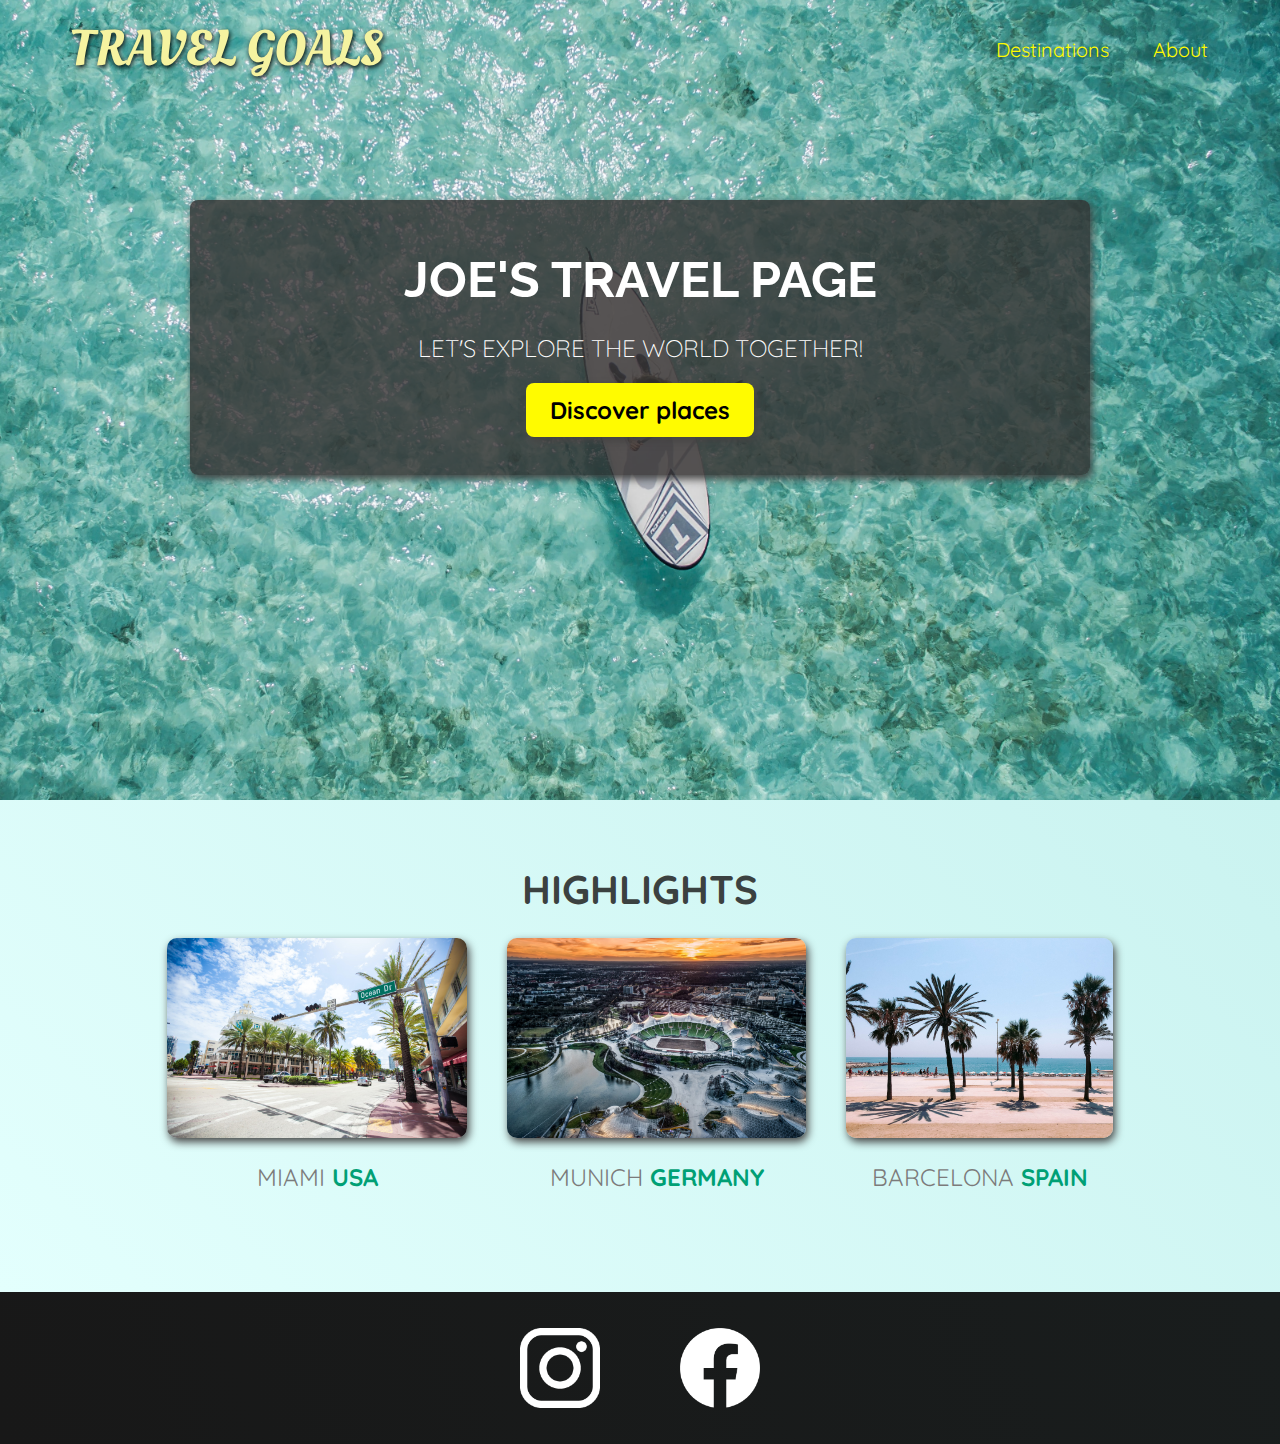
<file: index.html>
<!DOCTYPE html>
<html lang="en">
  <head>
    <meta charset="UTF-8" />
    <link
      href="https://fonts.googleapis.com/css2?family=Raleway:wght@700&family=Oleo+Script:wght@700&family=Quicksand:wght@300;500;700&display=swap"
      rel="stylesheet"
    />
    <link rel="stylesheet" href="./styles/index.css" />
    <link rel="stylesheet" href="./styles/shared.css" />
    <title>Travel Goals</title>
  </head>
  <body>
    <header>
      <div id="page-logo">
        <a href="./index.html">Travel Goals</a>
      </div>
      <nav>
        <ul>
          <li><a href="./destinations.html">Destinations</a></li>
          <li><a href="./about.html">About</a></li>
        </ul>
      </nav>
    </header>
    <main>
      <section id="hero">
        <div id="hero-content">
          <h1>Joe's Travel Page</h1>
          <p>Let's explore the world together!</p>
          <a href="./destinations.html">Discover places</a>
        </div>
      </section>
      <section id="highlights">
        <h2>highlights</h2>
        <ul id="destinations">
          <li class="destination">
            <img src="./images/cities/miami.jpg" alt="Miami image" />
            <p>Miami <strong>USA</strong></p>
          </li>
          <li class="destination">
            <img src="./images/cities/munich.jpg" alt="Munich image" />
            <p>Munich <strong>Germany</strong></p>
          </li>
          <li class="destination">
            <img src="./images/cities/barcelona.jpg" alt="Barcelona image" />
            <p>barcelona <strong>Spain</strong></p>
          </li>
        </ul>
      </section>
    </main>
    <footer>
      <ul>
        <li>
          <a href="https://www.instagram.com/" target="_blank">
            <img src="./images/icons/insta.png" alt="instagram icon"
          /></a>
        </li>
        <li>
          <a href="https://www.facebook.com/" target="_blank">
            <img src="./images/icons/facebook.png" alt="facebook Icon"
          /></a>
        </li>
      </ul>
    </footer>
  </body>
</html>
</file>
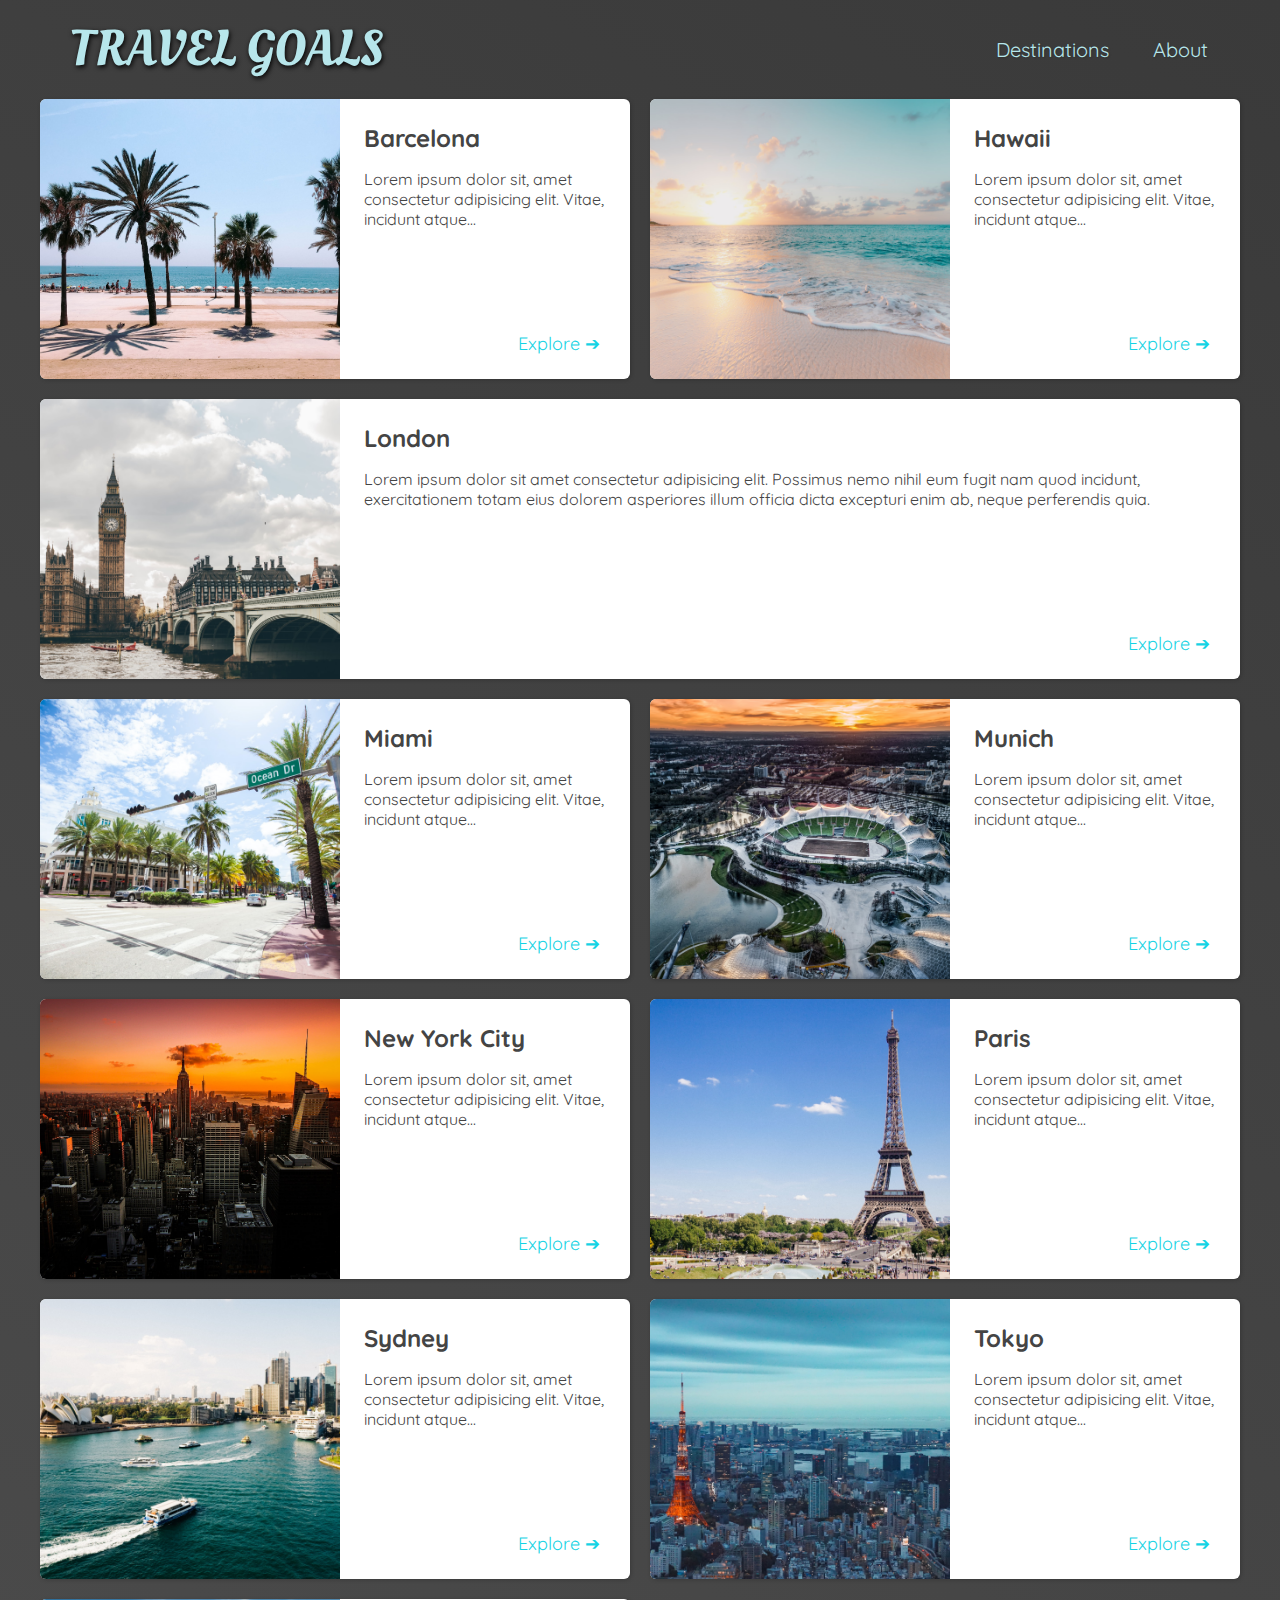
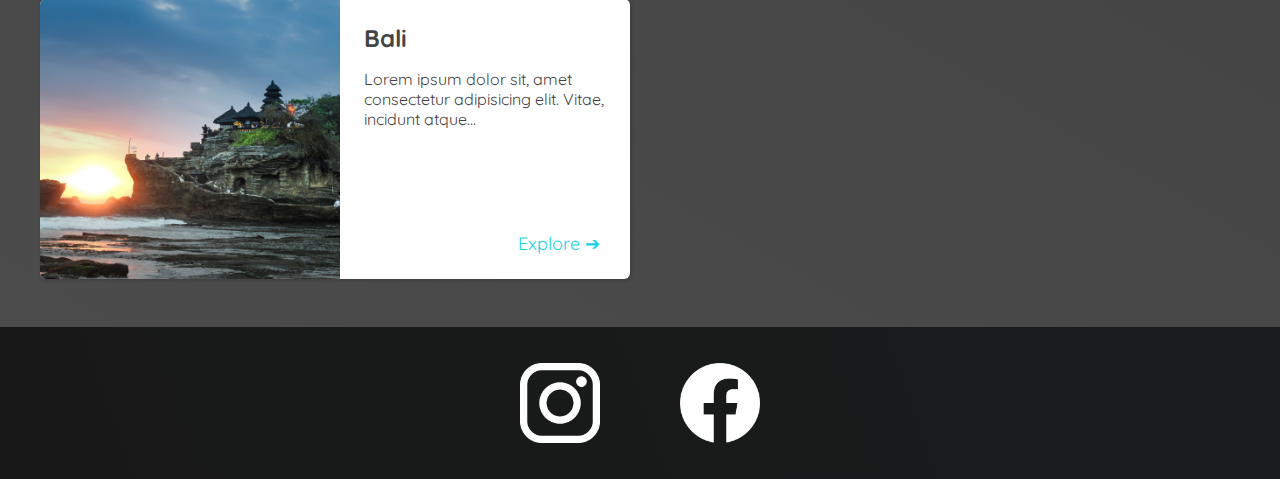
<file: destinations.html>
<!DOCTYPE html>
<html lang="en">
  <head>
    <meta charset="UTF-8" />
    <link
      href="https://fonts.googleapis.com/css2?family=Raleway:wght@700&family=Oleo+Script:wght@700&family=Quicksand:wght@300;500;700&display=swap"
      rel="stylesheet"
    />
    <link rel="stylesheet" href="./styles/shared.css" />
    <link rel="stylesheet" href="./styles/destinations.css" />
    <title>Travel Goals</title>
  </head>
  <body>
    <header>
      <div id="page-logo">
        <a href="./index.html">Travel Goals</a>
      </div>
      <nav>
        <ul>
          <li><a href="./destinations.html">Destinations</a></li>
          <li><a href="./about.html">About</a></li>
        </ul>
      </nav>
    </header>
    <main>
      <ul>
        <li>
          <img
            src="./images/cities-page-2/barcelona.jpg"
            alt="barcelona image"
          />
          <div class="item-content">
            <div>
              <h2>Barcelona</h2>
              <p>
                Lorem ipsum dolor sit, amet consectetur adipisicing elit. Vitae,
                incidunt atque...
              </p>
            </div>
            <div class="action">
              <a href="https://en.wikipedia.org/wiki/Barcelona" target="_blank"
                >Explore &#10132;</a
              >
            </div>
          </div>
        </li>
        <li>
          <img src="./images/cities-page-2/hawaii.jpg" alt="hawaii image" />
          <div class="item-content">
            <div>
              <h2>Hawaii</h2>
              <p>
                Lorem ipsum dolor sit, amet consectetur adipisicing elit. Vitae,
                incidunt atque...
              </p>
            </div>
            <div class="action">
              <a href="https://en.wikipedia.org/wiki/Hawaii" target="_blank"
                >Explore &#10132;</a
              >
            </div>
          </div>
        </li>
        <li>
          <img src="./images/cities-page-2/london.jpg" alt="London image" />
          <div class="item-content">
            <div>
              <h2>London</h2>
              <p>
                Lorem ipsum dolor sit amet consectetur adipisicing elit.
                Possimus nemo nihil eum fugit nam quod incidunt, exercitationem
                totam eius dolorem asperiores illum officia dicta excepturi enim
                ab, neque perferendis quia.
              </p>
            </div>
            <div class="action">
              <a href="https://en.wikipedia.org/wiki/London" target="_blank"
                >Explore &#10132;</a
              >
            </div>
          </div>
        </li>
        <li>
          <img src="./images/cities-page-2/miami.jpg" alt="Miami image" />
          <div class="item-content">
            <div>
              <h2>Miami</h2>
              <p>
                Lorem ipsum dolor sit, amet consectetur adipisicing elit. Vitae,
                incidunt atque...
              </p>
            </div>
            <div class="action">
              <a href="https://en.wikipedia.org/wiki/Miami" target="_blank"
                >Explore &#10132;</a
              >
            </div>
          </div>
        </li>
        <li>
          <img src="./images/cities-page-2/munich.jpg" alt="Munich image" />
          <div class="item-content">
            <div>
              <h2>Munich</h2>
              <p>
                Lorem ipsum dolor sit, amet consectetur adipisicing elit. Vitae,
                incidunt atque...
              </p>
            </div>
            <div class="action">
              <a href="https://en.wikipedia.org/wiki/Munich" target="_blank"
                >Explore &#10132;</a
              >
            </div>
          </div>
        </li>
        <li>
          <img
            src="./images/cities-page-2/new-york-city.jpg"
            alt="New York City image"
          />
          <div class="item-content">
            <div>
              <h2>New York City</h2>
              <p>
                Lorem ipsum dolor sit, amet consectetur adipisicing elit. Vitae,
                incidunt atque...
              </p>
            </div>
            <div class="action">
              <a
                href="https://en.wikipedia.org/wiki/New_York_City"
                target="_blank"
                >Explore &#10132;</a
              >
            </div>
          </div>
        </li>
        <li>
          <img src="./images/cities-page-2/paris.jpg" alt="Paris image" />
          <div class="item-content">
            <div>
              <h2>Paris</h2>
              <p>
                Lorem ipsum dolor sit, amet consectetur adipisicing elit. Vitae,
                incidunt atque...
              </p>
            </div>
            <div class="action">
              <a href="https://en.wikipedia.org/wiki/Paris" target="_blank"
                >Explore &#10132;</a
              >
            </div>
          </div>
        </li>
        <li>
          <img src="./images/cities-page-2/sydney.jpg" alt="sydney image" />
          <div class="item-content">
            <div>
              <h2>Sydney</h2>
              <p>
                Lorem ipsum dolor sit, amet consectetur adipisicing elit. Vitae,
                incidunt atque...
              </p>
            </div>
            <div class="action">
              <a href="https://en.wikipedia.org/wiki/Sydney" target="_blank"
                >Explore &#10132;</a
              >
            </div>
          </div>
        </li>
        <li>
          <img src="./images/cities-page-2/tokyo.jpg" alt="Tokyo image" />
          <div class="item-content">
            <div>
              <h2>Tokyo</h2>
              <p>
                Lorem ipsum dolor sit, amet consectetur adipisicing elit. Vitae,
                incidunt atque...
              </p>
            </div>
            <div class="action">
              <a href="https://en.wikipedia.org/wiki/Tokyo" target="_blank"
                >Explore &#10132;</a
              >
            </div>
          </div>
        </li>
        <li>
          <img src="./images/cities-page-2/bali.jpg" alt="Bali image" />
          <div class="item-content">
            <div>
              <h2>Bali</h2>
              <p>
                Lorem ipsum dolor sit, amet consectetur adipisicing elit. Vitae,
                incidunt atque...
              </p>
            </div>
            <div class="action">
              <a href="https://en.wikipedia.org/wiki/Bali" target="_blank"
                >Explore &#10132;</a
              >
            </div>
          </div>
        </li>
      </ul>
    </main>
    <footer>
      <ul>
        <li>
          <a href="https://www.instagram.com/" target="_blank">
            <img src="./images/icons/insta.png" alt="instagram icon"
          /></a>
        </li>
        <li>
          <a href="https://www.facebook.com/" target="_blank">
            <img src="./images/icons/facebook.png" alt="facebook Icon"
          /></a>
        </li>
      </ul>
    </footer>
  </body>
</html>
</file>
<file: styles/index.css>
#hero {
  height: 800px;
  background-image: url("../images/ocean.jpg");
  /* position & size image */
  background-position: center;
  background-size: cover;
}

#hero-content {
  width: 900px;
  background-color: rgba(51, 47, 47, 0.8);
  box-shadow: 2px 4px 8px rgb(68, 67, 67);
  border-radius: 8px;
  text-align: center;
  padding: 50px 0;
  margin: 0 auto;
  /* position  */
  position: relative;
  top: 200px;
}

#hero-content h1 {
  color: white;
  text-transform: uppercase;
  font-size: 50px;
  font-family: "Raleway", sans-serif;
  margin: 0;
}

#hero-content p {
  color: white;
  text-transform: uppercase;
  font-size: 24px;
  font-weight: 300;
  margin-bottom: 32px;
}

#hero-content a {
  text-decoration: none;
  background-color: rgb(255, 251, 0);
  padding: 12px 24px;
  color: black;
  font-size: 24px;
  font-weight: bold;
  border-radius: 8px;
  box-shadow: 2px 4px 8px rgb(68, 67, 67);
}

#hero-content a:hover {
  background-color: rgb(255, 230, 0);
}

#destinations {
  display: flex;
  width: 90%;
  margin: auto;
  margin-bottom: 40px;
  justify-content: center;
  flex-direction: row;
}

#highlights {
  padding: 40px;
  background: linear-gradient(45deg, rgb(227, 255, 253), rgb(202, 243, 240));
}

#highlights h2 {
  text-transform: uppercase;
  text-align: center;
  font-size: 40px;
  color: rgb(59, 65, 64);

  margin: 24px 0;
}

.destination {
  margin: 0 20px;
}

.destination p {
  text-align: center;
  text-transform: uppercase;
  font-size: 24px;
  color: rgb(124, 123, 123);
  margin: 20px 0;
}
.destination img {
  height: 200px;
  width: 100%;
  box-shadow: 2px 4px 8px rgb(68, 67, 67);
  border-radius: 10px;
  object-fit: cover;
}

.destination strong {
  color: rgb(0, 160, 117);
}
</file>
<file: styles/shared.css>
body {
  font-family: "Quicksand", sans-serif;
  margin: 0;
}

ul {
  list-style: none;
  margin: 0;
  padding: 0;
}

header {
  display: flex;
  justify-content: space-between;
  align-items: center;
  padding: 15px 60px;
  position: absolute;
  width: 100%;
  top: 0;
  left: 0;
  box-sizing: border-box;
  /* border: 2px solid; */
  /* flex-direction: row; */
  /* flex-wrap: wrap; */
}

#page-logo a {
  padding: 10px;
  font-family: "Oleo Script", sans-serif;
  color: rgb(245, 243, 160);
  font-size: 50px;
  text-decoration: none;
  text-transform: uppercase;
  /* left/right top/bottom blur */
  text-shadow: 1px 2px 5px rgb(0, 0, 0);
  /* color: brown; */
}

header ul {
  display: flex;
  /* justify-content: flex-end; */
}
header li {
  margin-left: 20px;
}
header a {
  color: rgb(255, 251, 0);
  text-decoration: none;
  font-size: 20px;
  font-weight: 400;
  padding: 12px;
  text-shadow: 1px 1px 2px rgba(0, 0, 0, 0.2);
  border-radius: 6px;
}

header nav a:hover {
  color: rgb(77, 77, 77);
  background-color: rgb(255, 251, 0);
}

footer {
  background: linear-gradient(70deg, rgb(24, 24, 24), rgb(25, 29, 29));
  padding: 36px 0;
}
footer ul {
  display: flex;
  justify-content: center;
  /* padding: 40px; */
}

footer li {
  width: 80px;
  height: 80px;
  margin: 0 40px;
}

footer img {
  width: 100%;
  height: 100%;
}
</file>
<file: styles/destinations.css>
body {
  background: linear-gradient(30deg, rgb(77, 77, 77), rgb(58, 58, 58));
  color: rgb(68, 68, 68);
}
#page-logo a {
  color: rgb(183, 230, 235);
}
header {
  position: static;
}

header a {
  color: rgb(183, 230, 235);
}
header nav a:hover {
  background-color: rgb(183, 230, 235);
  color: rgb(59, 59, 59);
}

main ul {
  width: 1200px;
  margin: 0 auto 48px auto;
  display: grid;
  grid-template-columns: 1fr 1fr;
  gap: 20px 20px;
}
main li {
  display: flex;
  background-color: white;
  box-shadow: 1px 1px 4px rgba(0, 0, 0, 0.2);
  border-radius: 6px;
  /* hidding corner */
  overflow: hidden;
  /* margin: 10px; */
}
main li img {
  width: 300px;
  height: 280px;
  object-fit: cover;
}

.item-content {
  display: flex;
  flex-direction: column;
  justify-content: space-between;
  padding: 24px;
}

.item-content h2 {
  margin: 0;
}

.action {
  text-align: right;
  font-size: 18px;
}

.action a {
  color: rgb(22, 211, 228);
  text-decoration: none;
  border-radius: 5px;
  padding: 6px;
}

.action a:hover {
  background-color: rgb(235, 253, 255);
}
li:nth-of-type(3) {
  /* grid column start/end */
  /* grid-column: 1 / -1; */
  grid-column: 1 / span 2;
  width: 100%;
}
</file>
